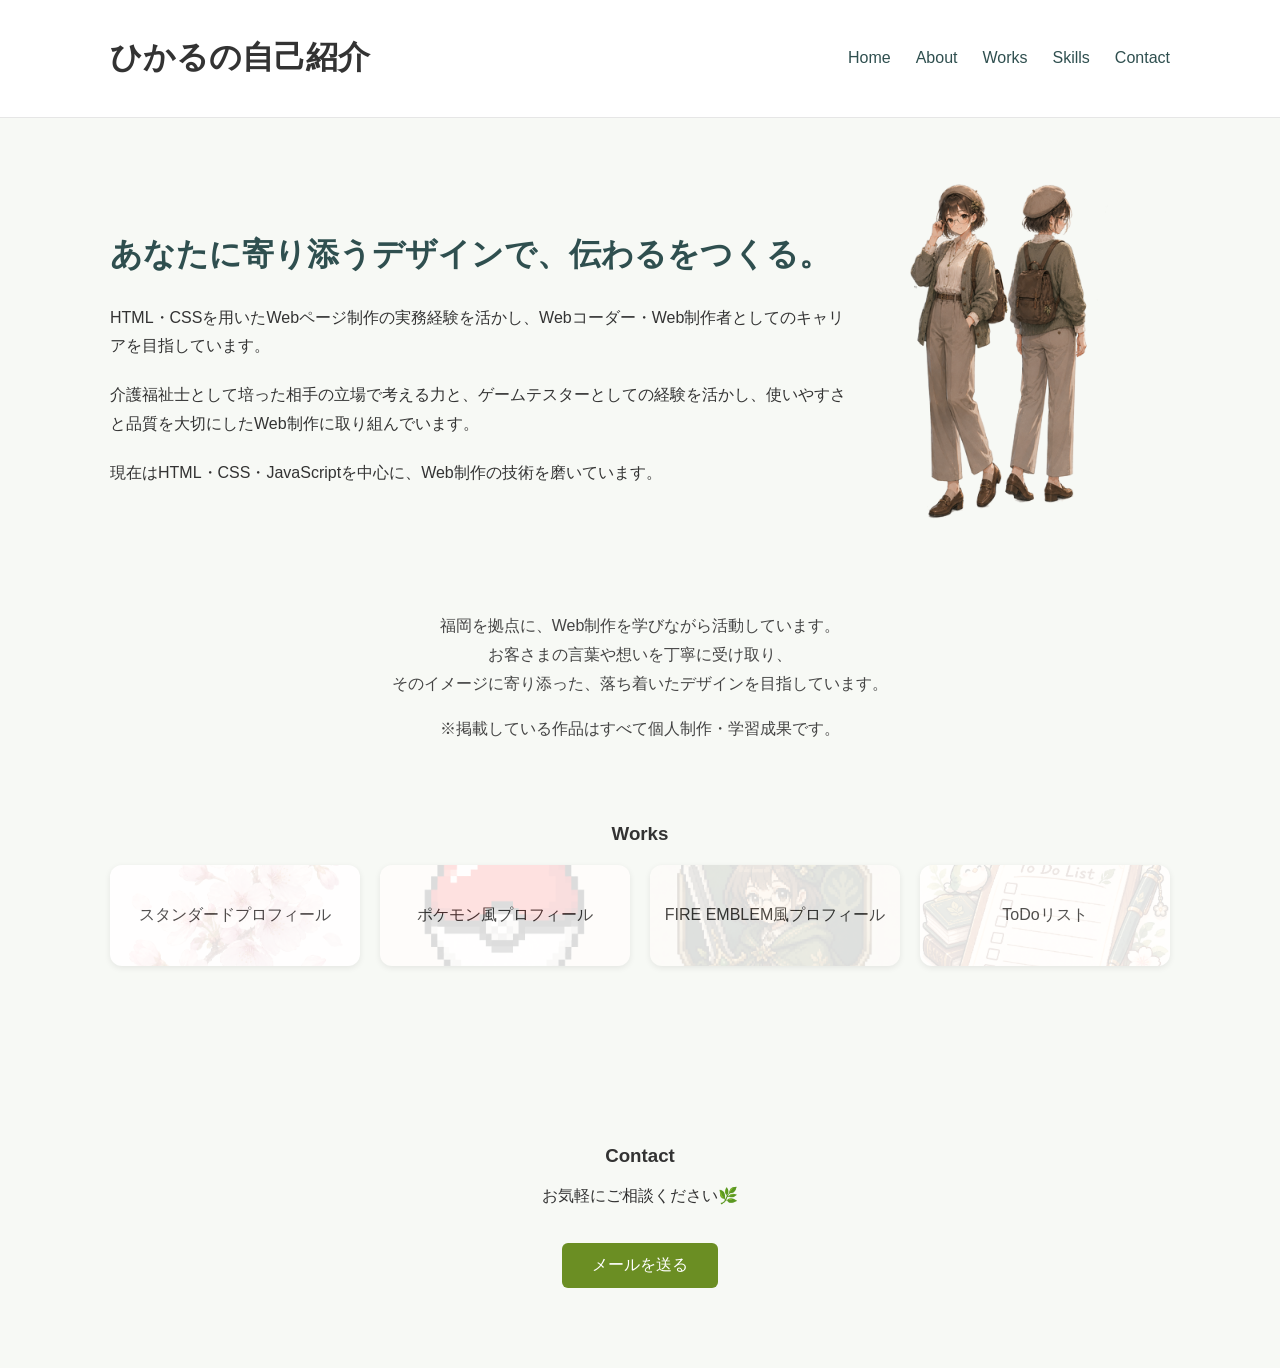
<file: index.html>
<!doctype html>
<html lang="ja">
  <head>
    <meta charset="UTF-8" />
    <meta name="viewport" content="width=device-width, initial-scale=1.0" />
    <title>Hikaru Portfolio</title>
    <link rel="stylesheet" href="style.css" />
  </head>

  <body>
    <!-- ヘッダー -->
    <header class="header">
      <div class="header-inner">
        <h1 class="logo">ひかるの自己紹介</h1>
        <nav class="nav">
          <ul>
            <li><a href="#home">Home</a></li>
            <li><a href="#about">About</a></li>
            <li><a href="#works">Works</a></li>
            <li><a href="#skills">Skills</a></li>
            <li><a href="#contact">Contact</a></li>
          </ul>
        </nav>
      </div>
    </header>

    <!-- ヒーローセクション -->
    <section id="home" class="hero">
      <div class="hero-text">
        <h2>あなたに寄り添うデザインで、伝わるをつくる。</h2>
        <p>
          HTML・CSSを用いたWebページ制作の実務経験を活かし、Webコーダー・Web制作者としてのキャリアを目指しています。
        </p>
        <p>
          介護福祉士として培った相手の立場で考える力と、ゲームテスターとしての経験を活かし、使いやすさと品質を大切にしたWeb制作に取り組んでいます。
        </p>
        <p>
          現在はHTML・CSS・JavaScriptを中心に、Web制作の技術を磨いています。
        </p>
      </div>

      <div class="hero-image">
        <img src="images/casual_pants.png" alt="プロフィール画像" />
      </div>
    </section>

    <section id="about" class="intro">
      <p>
        福岡を拠点に、Web制作を学びながら活動しています。<br />
        お客さまの言葉や想いを丁寧に受け取り、<br />
        そのイメージに寄り添った、落ち着いたデザインを目指しています。
      </p>
      <p class="note">※掲載している作品はすべて個人制作・学習成果です。</p>
    </section>

    <!-- Worksへの導線（カード3つ） -->
    <section id="works" class="works-preview">
      <h3>Works</h3>
      <div class="works-cards">
        <a href="standard.html" class="card standard-bg">
          スタンダードプロフィール
        </a>
        <a href="pokemon.html" class="card pokemon-bg">
          ポケモン風プロフィール
        </a>
        <a href="FE.html" class="card fe-bg"> FIRE EMBLEM風プロフィール </a>
        <a
          href="https://hikaru-swallows.github.io/todo-app/"
          class="card todo-bg"
          target="_blank"
          rel="noopener noreferrer"
        >
          ToDoリスト
        </a>
      </div>
    </section>

    <!-- Contact -->
    <section id="contact" class="contact">
      <h3>Contact</h3>
      <p>お気軽にご相談ください🌿</p>
      <a href="mailto:hikaru.kyusyu@gmail.com" class="contact-btn"
        >メールを送る</a
      >
    </section>
  </body>
</html>
</file>
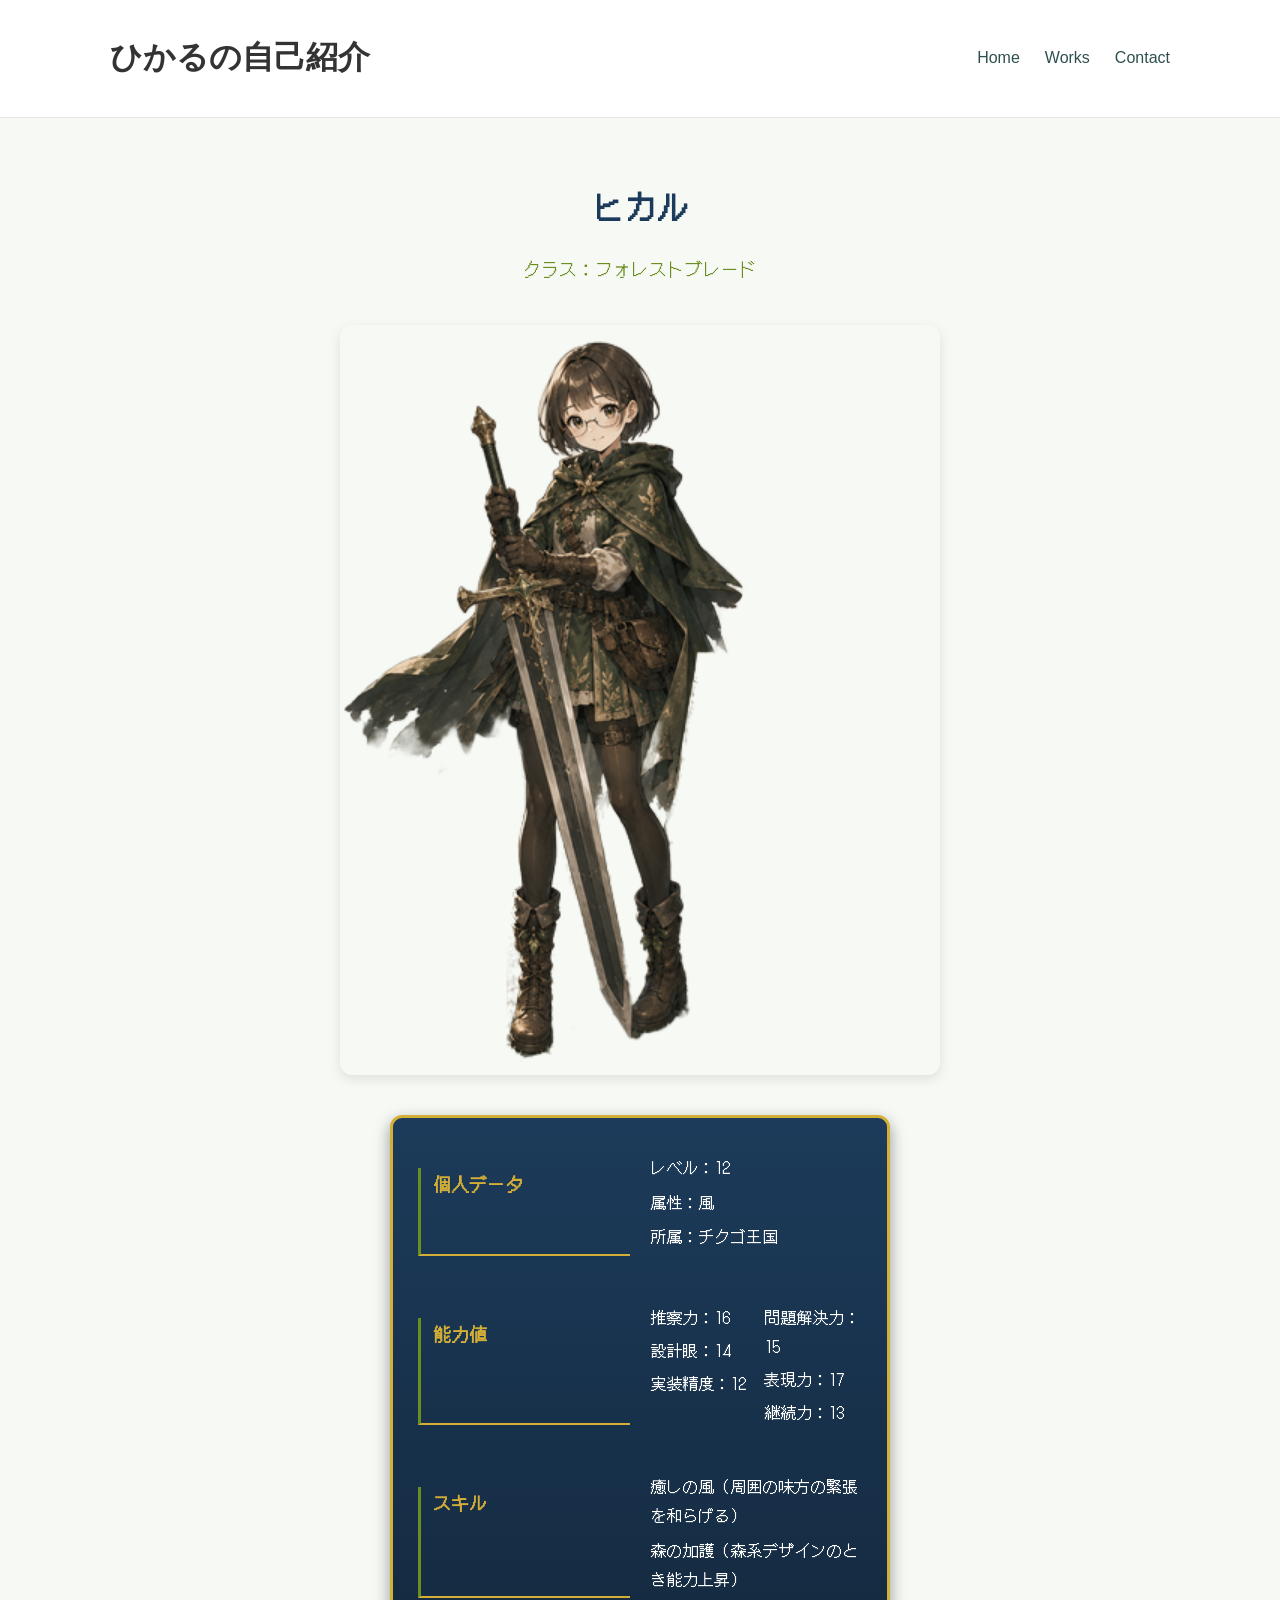
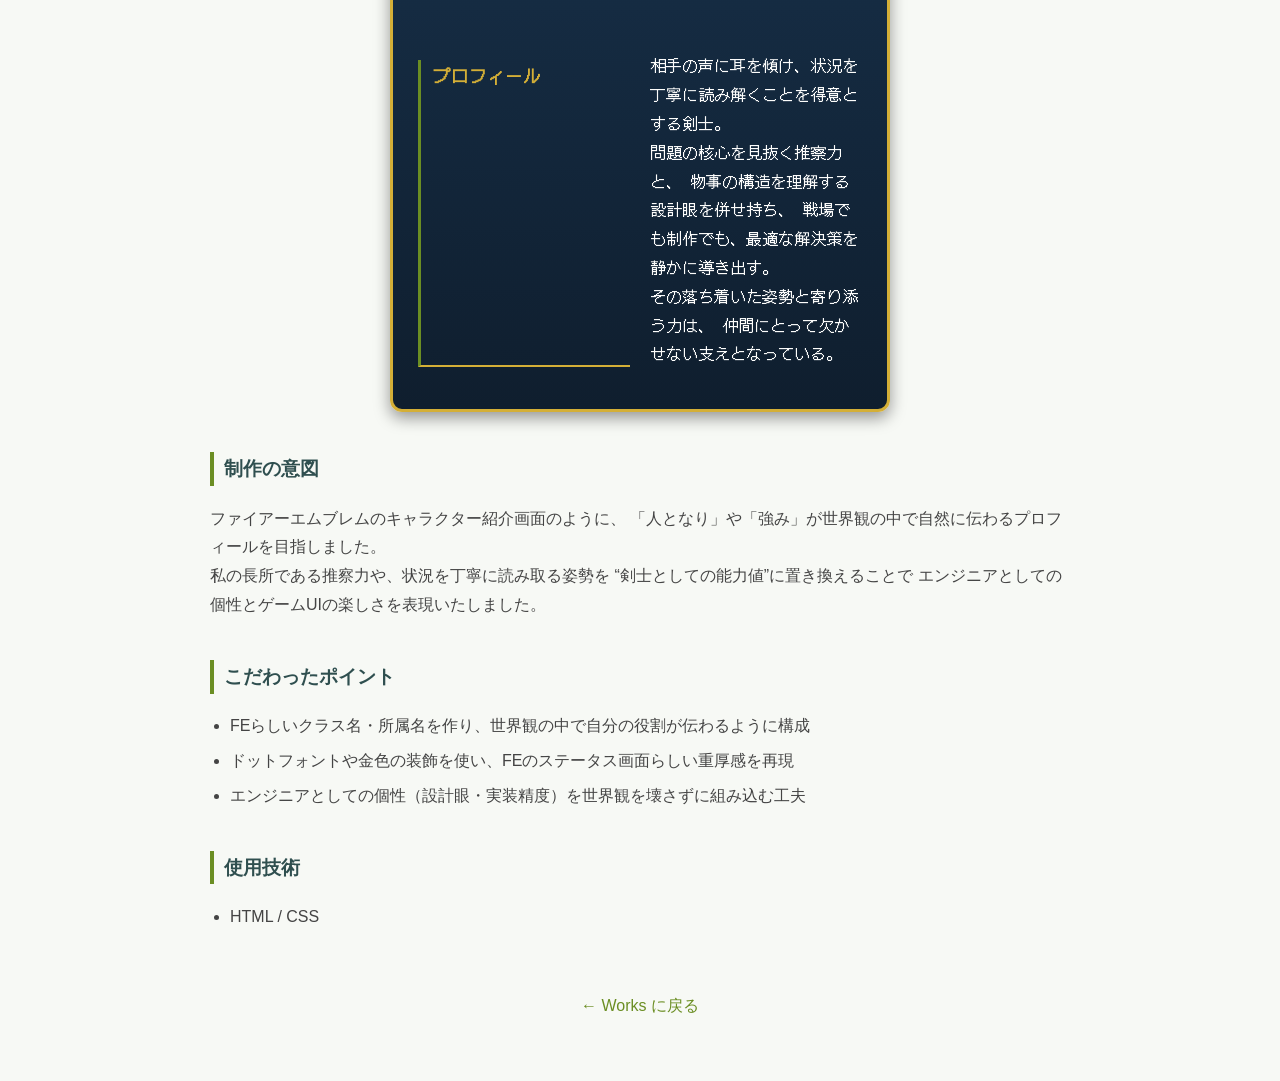
<file: FE.html>
<!DOCTYPE html>
<html lang="ja">
<head>
  <meta charset="UTF-8">
  <meta name="viewport" content="width=device-width, initial-scale=1.0">
  <link href="https://fonts.googleapis.com/css2?family=DotGothic16&display=swap" rel="stylesheet">
  <title>FIRE EMBLEM風プロフィール | Hikaru Portfolio</title>
  <link rel="stylesheet" href="style.css">
</head>

<body>

  <!-- ヘッダー -->
  <header class="header">
    <div class="header-inner">
      <h1 class="logo">ひかるの自己紹介</h1>
      <nav class="nav">
        <ul>
          <li><a href="index.html#home">Home</a></li>
          <li><a href="index.html#works">Works</a></li>
          <li><a href="index.html#contact">Contact</a></li>
        </ul>
      </nav>
    </div>
  </header>

  <!-- メイン -->
  <main class="work-detail">
  <section class="fe-hero fade-in fe-font">
  <h2 class="fe-name">ヒカル</h2>
  <p class="fe-class">クラス：フォレストブレード</p>
  <img src="images/FE_game.png" alt="FE風プロフィール" class="work-image">
</section>

<section class="fe-status fade-in  fe-font">
  <h3>個人データ</h3>
  <ul>
    <li>レベル：12</li>
    <li>属性：風</li>
    <li>所属：チクゴ王国</li>
  </ul>

  <h3>能力値</h3>
  <ul class="fe-stats fe-font">
    <li>推察力：16</li>
    <li>設計眼：14</li>
    <li>実装精度：12</li>
    <li>問題解決力：15</li>
    <li>表現力：17</li>
    <li>継続力：13</li>
  </ul>

  <h3 class="fe-font">スキル</h3>
  <ul class="fe-font">
    <li>癒しの風（周囲の味方の緊張を和らげる）</li>
    <li>森の加護（森系デザインのとき能力上昇）</li>
  </ul>

  <h3 class="fe-font">プロフィール</h3>
  <p>
    相手の声に耳を傾け、状況を丁寧に読み解くことを得意とする剣士。<br>
    問題の核心を見抜く推察力と、
    物事の構造を理解する設計眼を併せ持ち、
    戦場でも制作でも、最適な解決策を静かに導き出す。<br>
    その落ち着いた姿勢と寄り添う力は、
    仲間にとって欠かせない支えとなっている。
  </p>
</section>

    <section class="work-info fade-in">
      <h3>制作の意図</h3>
      <p>
        ファイアーエムブレムのキャラクター紹介画面のように、
        「人となり」や「強み」が世界観の中で自然に伝わるプロフィールを目指しました。<br>
        私の長所である推察力や、状況を丁寧に読み取る姿勢を
        “剣士としての能力値”に置き換えることで
        エンジニアとしての個性とゲームUIの楽しさを表現いたしました。
      </p>

      <h3>こだわったポイント</h3>
      <ul>
        <li>FEらしいクラス名・所属名を作り、世界観の中で自分の役割が伝わるように構成</li>
        <li>ドットフォントや金色の装飾を使い、FEのステータス画面らしい重厚感を再現</li>
        <li>エンジニアとしての個性（設計眼・実装精度）を世界観を壊さずに組み込む工夫</li>
      </ul>

      <h3>使用技術</h3>
      <ul>
        <li>HTML / CSS</li>
      </ul>
    </section>

    <div class="back-btn fade-in">
      <a href="index.html#works">← Works に戻る</a>
    </div>

  </main>

</body>
</html>
</file>
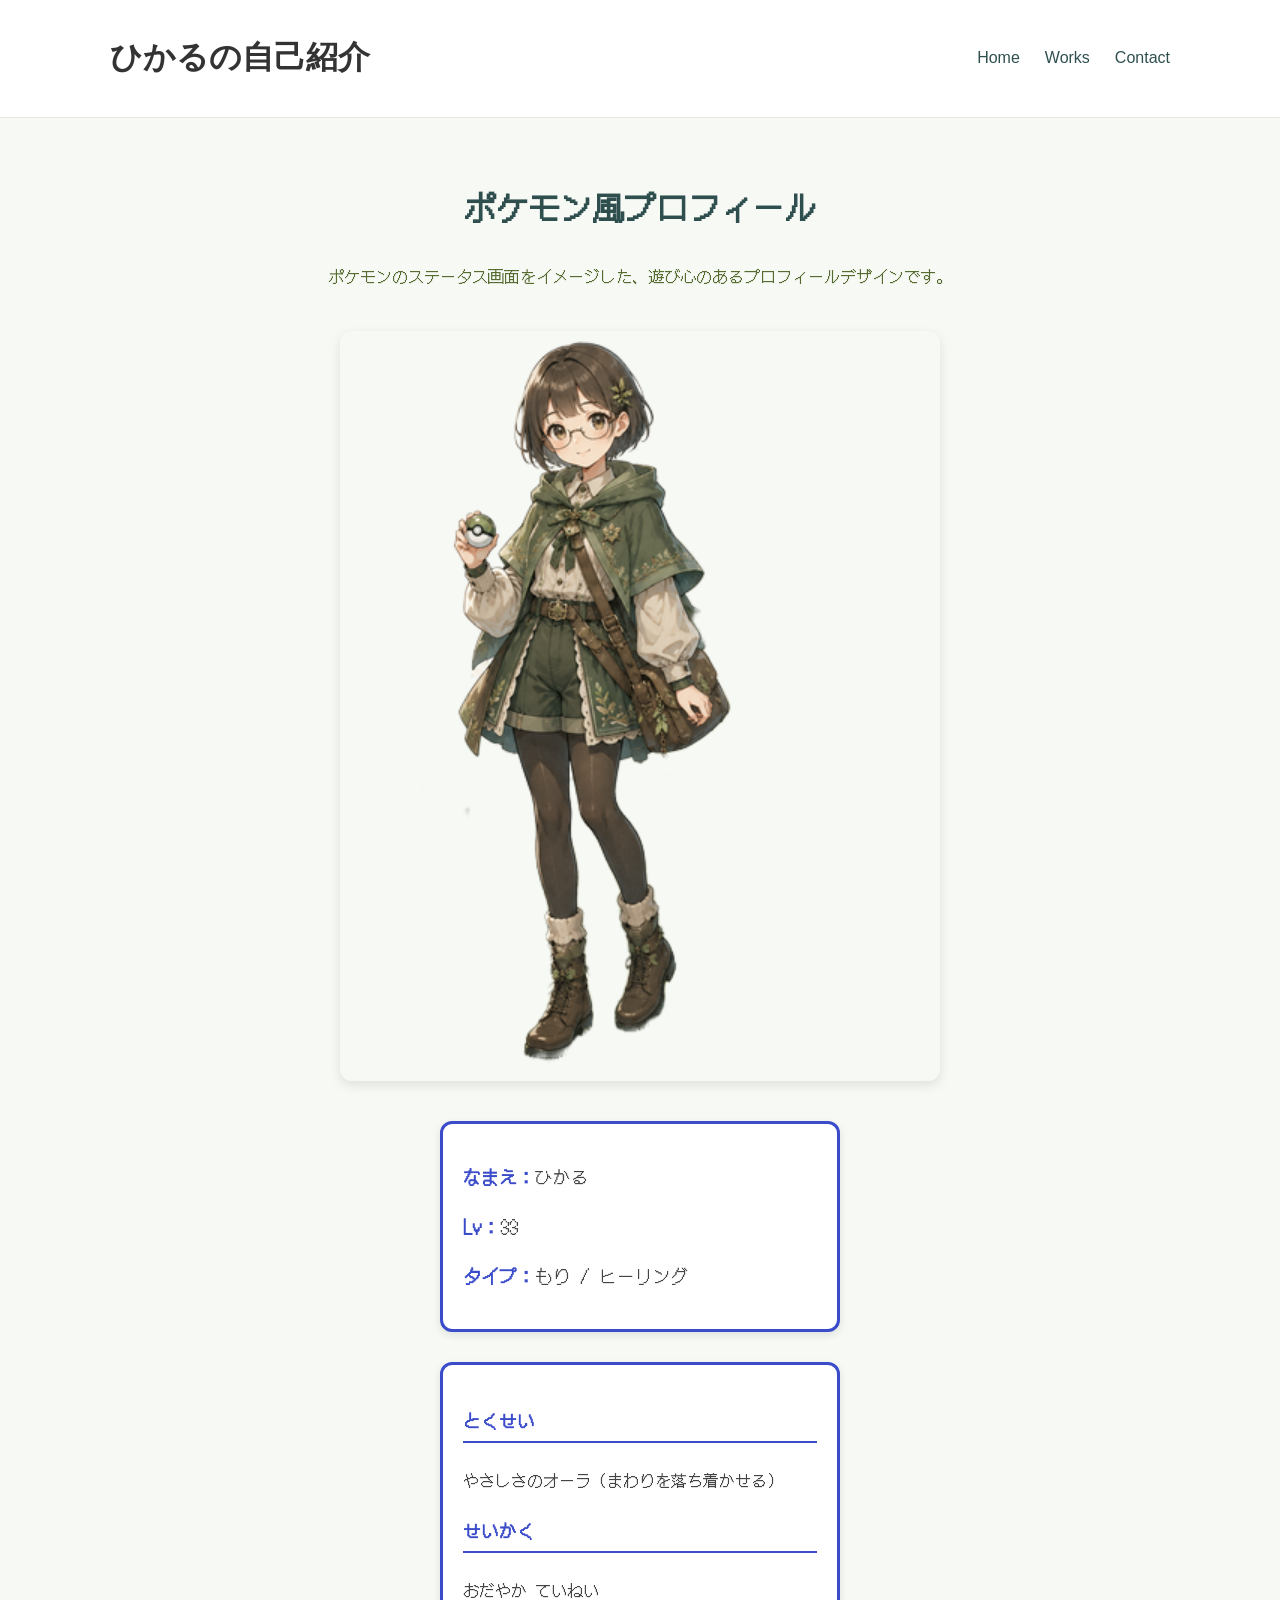
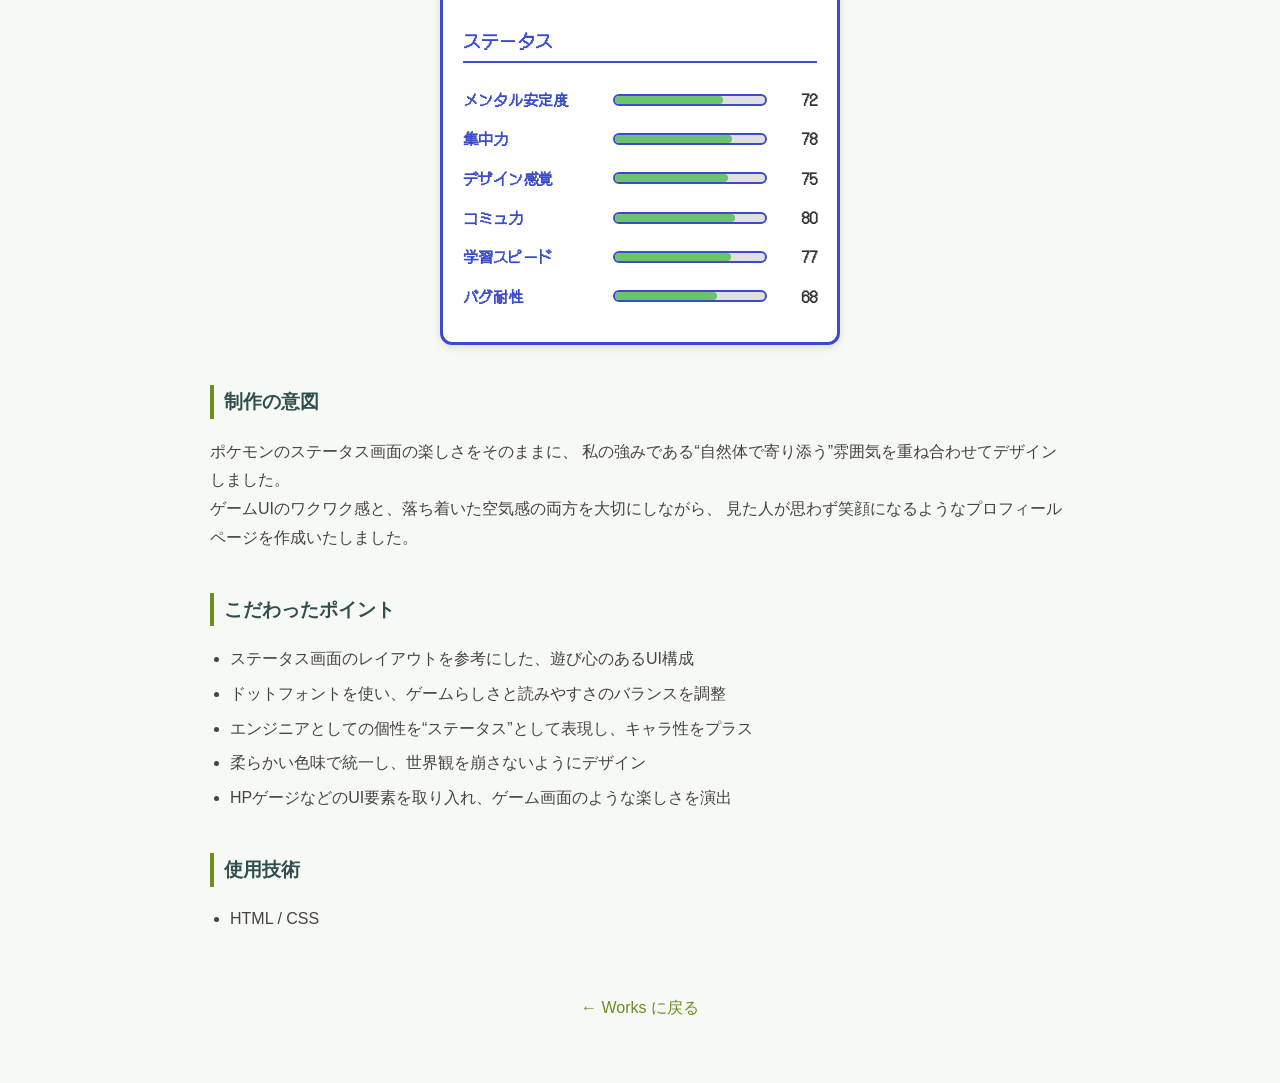
<file: pokemon.html>
<!DOCTYPE html>
<html lang="ja">
<head>
  <meta charset="UTF-8">
  <meta name="viewport" content="width=device-width, initial-scale=1.0">
  <link href="https://fonts.googleapis.com/css2?family=DotGothic16&display=swap" rel="stylesheet">
  <title>ポケモン風プロフィール | Hikaru Portfolio</title>
  <link rel="stylesheet" href="style.css">
</head>

<body>

  <!-- ヘッダー -->
  <header class="header">
    <div class="header-inner">
      <h1 class="logo">ひかるの自己紹介</h1>
      <nav class="nav">
        <ul>
          <li><a href="index.html#home">Home</a></li>
          <li><a href="index.html#works">Works</a></li>
          <li><a href="index.html#contact">Contact</a></li>
        </ul>
      </nav>
    </div>
  </header>

  <!-- メイン -->
  <main class="work-detail">

    <section class="work-hero fade-in">
      <h2 class="dot-font">ポケモン風プロフィール</h2>
      <p class="sub dot-font">ポケモンのステータス画面をイメージした、遊び心のあるプロフィールデザインです。</p>

      <!-- 作品画像 -->
      <img src="images/pokemon_game.png" alt="ポケモン風プロフィール" class="work-image">
    </section>

   <div class="poke-status fade-in">
     <p class="dot-font"><span class="label">なまえ：</span>ひかる</p>
     <p class="dot-font"><span class="label">Lv：</span>33</p>
     <p class="dot-font"><span class="label">タイプ：</span>もり / ヒーリング</p>
   </div>

   <div class="poke-detail fade-in">
    <h4 class="dot-font">とくせい</h4>
     <p class="dot-font">やさしさのオーラ（まわりを落ち着かせる）</p>

    <h4 class="dot-font">せいかく</h4>
      <p class="dot-font">おだやか ていねい</p>

    <h4 class="dot-font">ステータス</h4>
        <div class="status-bar dot-font">
          <span class="label">メンタル安定度</span>
            <div class="bar">
            <div class="fill" style="width: 72%;"></div>
        </div>
          <span class="value">72</span>
        </div>
            <div class="status-bar dot-font">
          <span class="label">集中力</span>
            <div class="bar">
            <div class="fill" style="width: 78%;"></div>
        </div>
          <span class="value">78</span>
        </div>
            <div class="status-bar dot-font">
          <span class="label">デザイン感覚</span>
            <div class="bar">
            <div class="fill" style="width: 75%;"></div>
        </div>
          <span class="value">75</span>
        </div>
            <div class="status-bar dot-font">
          <span class="label">コミュ力</span>
            <div class="bar">
            <div class="fill" style="width: 80%;"></div>
        </div>
          <span class="value">80</span>
        </div>
            <div class="status-bar dot-font">
          <span class="label">学習スピード</span>
            <div class="bar">
            <div class="fill" style="width: 77%;"></div>
        </div>
          <span class="value">77</span>
        </div>
            <div class="status-bar dot-font">
          <span class="label">バグ耐性</span>
            <div class="bar">
            <div class="fill" style="width: 68%;"></div>
        </div>
          <span class="value">68</span>
        </div>
    </div>

    <section class="work-info fade-in">
      <h3>制作の意図</h3>
      <p>
        ポケモンのステータス画面の楽しさをそのままに、
        私の強みである“自然体で寄り添う”雰囲気を重ね合わせてデザインしました。<br>
        ゲームUIのワクワク感と、落ち着いた空気感の両方を大切にしながら、
        見た人が思わず笑顔になるようなプロフィールページを作成いたしました。
      </p>

      <h3>こだわったポイント</h3>
      <ul>
        <li>ステータス画面のレイアウトを参考にした、遊び心のあるUI構成</li>
        <li>ドットフォントを使い、ゲームらしさと読みやすさのバランスを調整</li>
        <li>エンジニアとしての個性を“ステータス”として表現し、キャラ性をプラス</li>
        <li>柔らかい色味で統一し、世界観を崩さないようにデザイン</li>
        <li>HPゲージなどのUI要素を取り入れ、ゲーム画面のような楽しさを演出</li>
      </ul>

      <h3>使用技術</h3>
      <ul>
        <li>HTML / CSS</li>
      </ul>
    </section>

    <div class="back-btn fade-in">
      <a href="index.html#works">← Works に戻る</a>
    </div>

  </main>

</body>
</html>
</file>
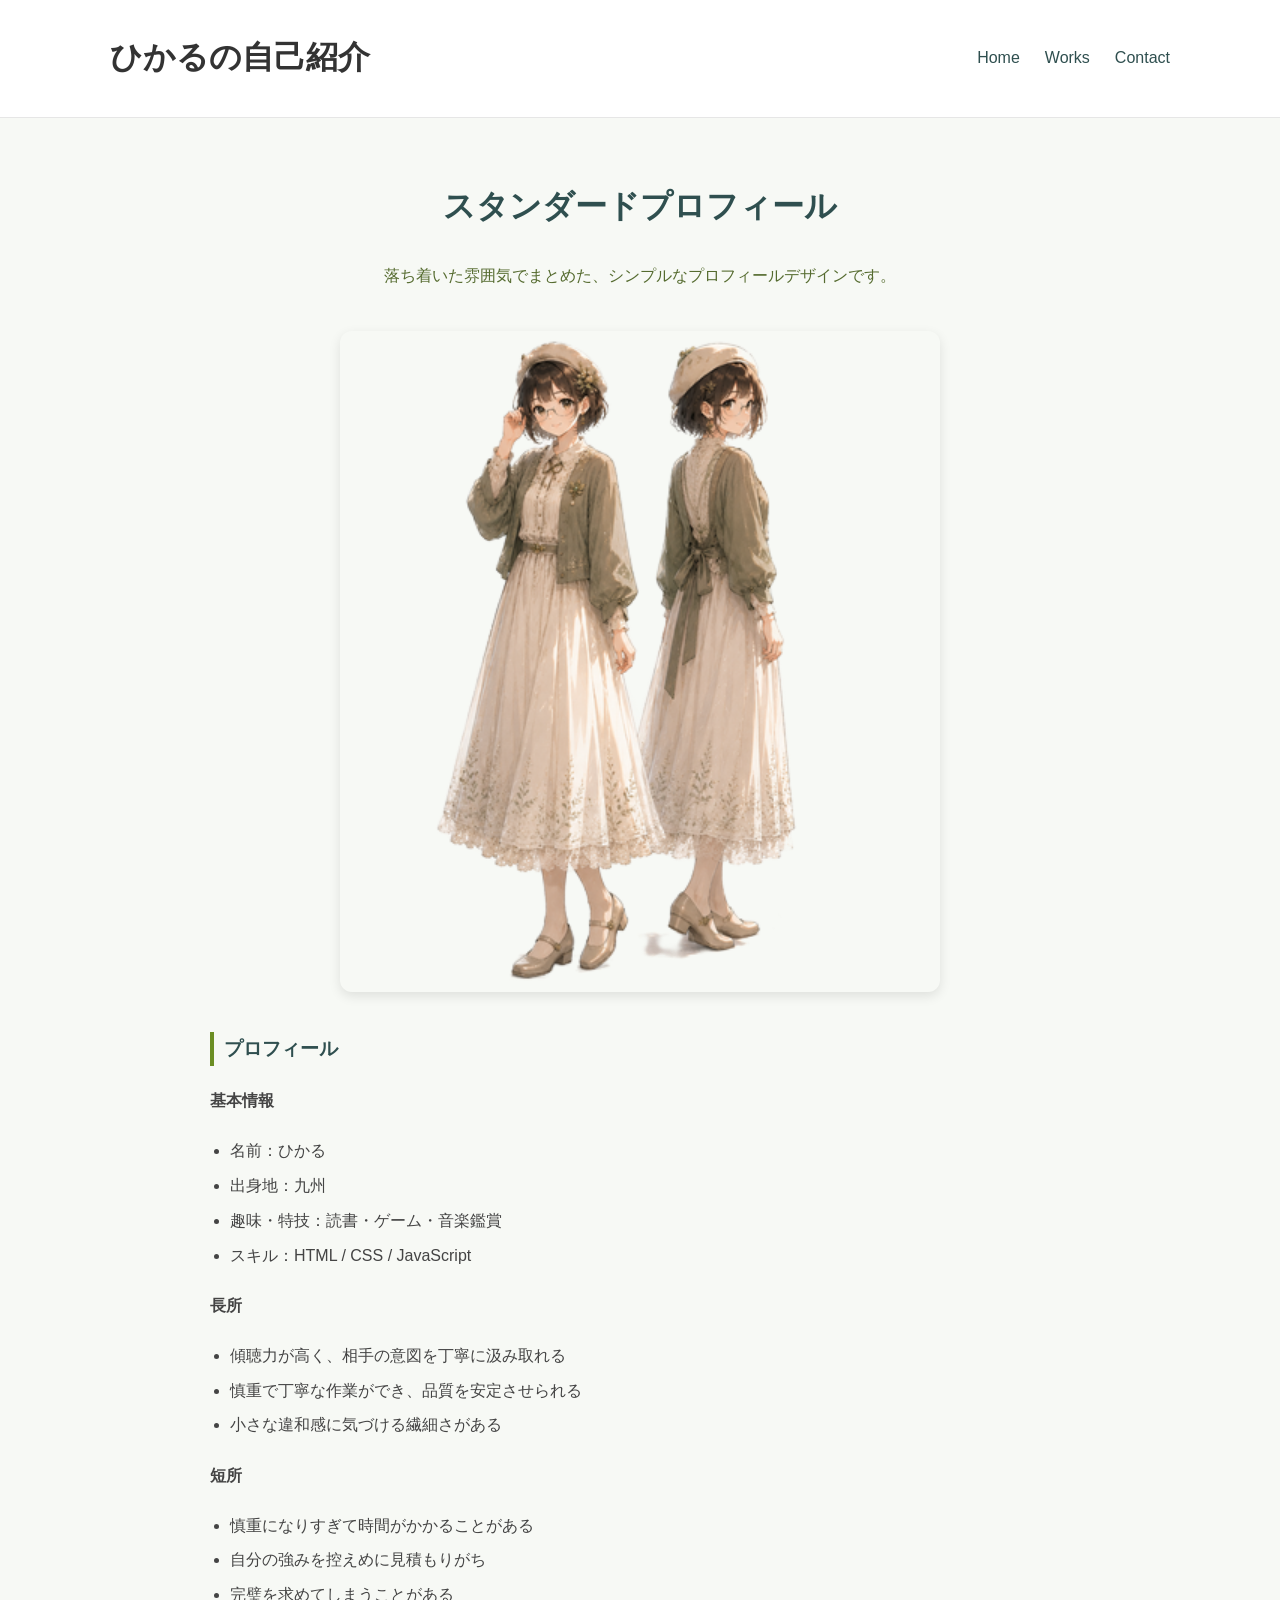
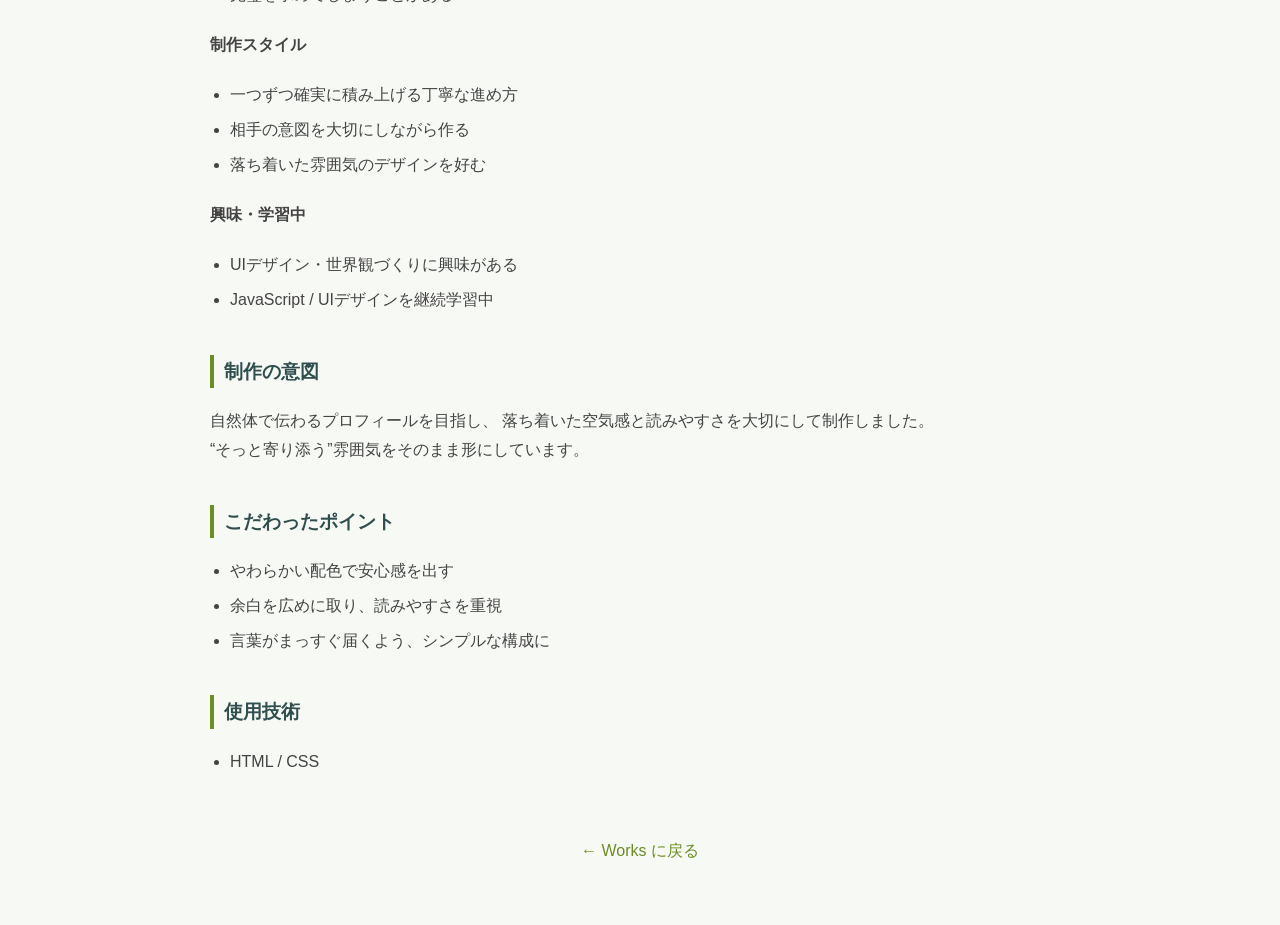
<file: standard.html>
<!DOCTYPE html>
<html lang="ja">
<head>
  <meta charset="UTF-8">
  <meta name="viewport" content="width=device-width, initial-scale=1.0">
  <title>スタンダードプロフィール | Hikaru Portfolio</title>
  <link rel="stylesheet" href="style.css">
</head>

<body>

  <!-- ヘッダー -->
  <header class="header">
    <div class="header-inner">
      <h1 class="logo">ひかるの自己紹介</h1>
      <nav class="nav">
        <ul>
          <li><a href="index.html#home">Home</a></li>
          <li><a href="index.html#works">Works</a></li>
          <li><a href="index.html#contact">Contact</a></li>
        </ul>
      </nav>
    </div>
  </header>

  <!-- メイン -->
  <main class="work-detail">

    <section class="work-hero fade-in">
      <h2>スタンダードプロフィール</h2>
      <p class="sub">落ち着いた雰囲気でまとめた、シンプルなプロフィールデザインです。<p>

      <img src="images/casual_skirt.png" alt="スタンダードプロフィール" class="work-image">
    </section>

    <section class="work-info">

<h3>プロフィール</h3>

<h4>基本情報</h4>
<ul>
  <li>名前：ひかる</li>
  <li>出身地：九州</li>
  <li>趣味・特技：読書・ゲーム・音楽鑑賞</li>
  <li>スキル：HTML / CSS / JavaScript</li>
</ul>

<h4>長所</h4>
<ul>
  <li>傾聴力が高く、相手の意図を丁寧に汲み取れる</li>
  <li>慎重で丁寧な作業ができ、品質を安定させられる</li>
  <li>小さな違和感に気づける繊細さがある</li>
</ul>

<h4>短所</h4>
<ul>
  <li>慎重になりすぎて時間がかかることがある</li>
  <li>自分の強みを控えめに見積もりがち</li>
  <li>完璧を求めてしまうことがある</li>
</ul>

<h4>制作スタイル</h4>
<ul>
  <li>一つずつ確実に積み上げる丁寧な進め方</li>
  <li>相手の意図を大切にしながら作る</li>
  <li>落ち着いた雰囲気のデザインを好む</li>
</ul>

<h4>興味・学習中</h4>
<ul>
  <li>UIデザイン・世界観づくりに興味がある</li>
  <li>JavaScript / UIデザインを継続学習中</li>
</ul>


    <section class="work-info">
      <h3>制作の意図</h3>
      <p>
        自然体で伝わるプロフィールを目指し、
        落ち着いた空気感と読みやすさを大切にして制作しました。<br>
        “そっと寄り添う”雰囲気をそのまま形にしています。
      </p>

      <h3>こだわったポイント</h3>
      <ul>
        <li>やわらかい配色で安心感を出す</li>
        <li>余白を広めに取り、読みやすさを重視</li>
        <li>言葉がまっすぐ届くよう、シンプルな構成に</li>
      </ul>

      <h3>使用技術</h3>
      <ul>
        <li>HTML / CSS</li>
      </ul>
    </section>

    <div class="back-btn">
      <a href="index.html#works">← Works に戻る</a>
    </div>

  </main>

</body>
</html>
</file>
<file: style.css>
*,
*::before,
*::after {
  box-sizing: border-box;
}

/* 全体 */
body {
  margin: 0;
  font-family: "Noto Sans JP", sans-serif;
  color: #333;
  background: #f7f9f5; /* 淡いミント寄りの白 */
}

.fade-in {
  opacity: 0;
  transform: translateY(20px);
  animation: fadeIn 1s ease-out forwards;
}

@keyframes fadeIn {
  to {
    opacity: 1;
    transform: translateY(0);
  }
}

/* ヘッダー */
.header {
  background: #ffffff;
  border-bottom: 1px solid #e6e6e6;
}

.header-inner {
  max-width: 1100px;
  margin: 0 auto;
  padding: 15px 20px;
  display: flex;
  justify-content: space-between;
  align-items: center;
}

.nav ul {
  display: flex;
  gap: 25px;
  list-style: none;
}

.nav a {
  text-decoration: none;
  color: #2f4f4f; /* 深い緑 */
  font-weight: 500;
}

.nav a:hover {
  color: #6b8e23; /* オリーブ */
}

html {
  scroll-behavior: smooth;
}

/* ヒーローセクション */
.hero {
  max-width: 1100px;
  margin: 60px auto;
  padding: 0 20px;
  display: flex;
  align-items: center;
  justify-content: space-between;
}

.hero-text h2 {
  font-size: 2rem;
  color: #2f4f4f;
}

.hero-text p {
  line-height: 1.8;
  margin-top: 20px;
}

.hero-image img {
  width: 320px;
  border-radius: 12px;
}

/* About導線 */
.intro {
  text-align: center;
  margin: 80px 0;
  line-height: 1.8;
  color: #444;
}

/* Worksカード */
.works-preview {
  max-width: 1100px;
  margin: 0 auto 80px;
  padding: 0 20px;
}

.works-cards {
  display: grid;
  grid-template-columns: repeat(4, 1fr);
  gap: 20px;
  margin-top: 20px;
}

.card {
  display: flex;
  justify-content: center;
  align-items: center;
  white-space: nowrap;
  background: #ffffff;
  padding: 40px 20px;
  border-radius: 12px;
  text-align: center;
  color: #333;
  box-shadow: 0 2px 6px rgba(0, 0, 0, 0.08);
  position: relative;
  overflow: hidden;
  text-decoration: none;
}

/* 背景画像を薄く敷く */
.card::before {
  content: "";
  position: absolute;
  inset: 0;
  background-size: cover;
  background-position: center;
  opacity: 0.15; /* ← 薄さ調整 */
  pointer-events: none;
}

/* 作品ごとに背景を変える */
.standard-bg::before {
  background-image: url("images/standard_icon.png");
}

.pokemon-bg::before {
  background-image: url("images/pokemon_icon.png");
}

.fe-bg::before {
  background-image: url("images/FE_icon.png");
}

.todo-bg::before {
  background-image: url("images/todolist_icon.png");
}

.works-preview h3 {
  text-align: center;
}

/* Skills */
.skills-preview {
  max-width: 1100px;
  margin: 0 auto 80px;
  padding: 0 20px;
}

.skills-list {
  display: flex;
  gap: 20px;
  list-style: none;
  margin-top: 20px;
  justify-content: center;
}

.skills-preview h3 {
  text-align: center;
}

/* Contact */
.contact {
  text-align: center;
  padding: 80px 20px;
}

.contact-btn {
  display: inline-block;
  margin-top: 20px;
  padding: 12px 30px;
  background: #6b8e23;
  color: #fff;
  border-radius: 6px;
  text-decoration: none;
}

/* standard.html */
/* 作品ページ全体 */
.work-detail {
  max-width: 900px;
  margin: 60px auto;
  padding: 0 20px;
  line-height: 1.8;
  color: #444;
}

/* タイトル部分 */
.work-hero h2 {
  text-align: center;
  font-size: 2rem;
  color: #2f4f4f;
}

.work-hero .sub {
  text-align: center;
  margin-top: 10px;
  color: #556b2f;
  font-size: 1rem;
}

/* 作品画像 */
.work-image {
  display: block;
  width: 100%;
  max-width: 600px;
  margin: 40px auto;
  border-radius: 12px;
  box-shadow: 0 4px 12px rgba(0, 0, 0, 0.1);
}

/* セクション見出し */
.work-info h3 {
  margin-top: 40px;
  color: #2f4f4f;
  border-left: 4px solid #6b8e23;
  padding-left: 10px;
}

/* リスト */
.work-info ul {
  margin-top: 10px;
  padding-left: 20px;
}

.work-info li {
  margin-bottom: 6px;
}

/* 戻るボタン */
.back-btn {
  text-align: center;
  margin-top: 60px;
}

.back-btn a {
  color: #6b8e23;
  text-decoration: none;
  font-weight: 500;
}

.back-btn a:hover {
  text-decoration: underline;
}

/* pokemon.html */
.poke-status {
  max-width: 400px;
  margin: 30px auto;
  padding: 20px;
  background: #ffffff;
  border: 3px solid #3b4cca; /* ポケモンの青 */
  border-radius: 12px;
  box-shadow: 0 3px 8px rgba(0, 0, 0, 0.1);
  font-size: 1.1rem;
  line-height: 1.8;
}

.poke-status .label {
  font-weight: bold;
  color: #3b4cca;
}

/* とくせい・せいかく・ステータス */
.poke-detail {
  max-width: 400px;
  margin: 30px auto;
  padding: 20px;
  background: #ffffff;
  border: 3px solid #3b4cca;
  border-radius: 12px;
  box-shadow: 0 3px 8px rgba(0, 0, 0, 0.1);
}

.poke-detail h4 {
  margin-top: 20px;
  color: #3b4cca;
  font-size: 1.1rem;
  border-bottom: 2px solid #3b4cca;
  padding-bottom: 4px;
}

.status-list {
  list-style: none;
  padding-left: 0;
  margin-top: 10px;
}

.status-list li {
  margin-bottom: 6px;
  font-size: 1rem;
}

.dot-font {
  font-family: "DotGothic16", sans-serif;
}

/* ステータスバー全体 */
.status-bar {
  display: flex;
  align-items: center;
  margin-bottom: 12px;
  font-size: 0.95rem;
}

/* 左のラベル（HPなど） */
.status-bar .label {
  width: 140px;
  font-weight: bold;
  color: #3b4cca; /* ポケモン青 */
}

/* ゲージの枠 */
.status-bar .bar {
  flex: 1;
  height: 12px;
  background: #e0e0e0;
  border: 2px solid #3b4cca;
  border-radius: 6px;
  margin: 0 10px;
  overflow: hidden;
}

/* ゲージの中身（HP量） */
.status-bar .fill {
  height: 100%;
  background: #6bc46b; /* HPっぽい緑 */
  border-radius: 4px;
}

/* 右の数値 */
.status-bar .value {
  width: 40px;
  text-align: right;
  font-weight: bold;
  color: #333;
}

/* FE.html */
.fe-font {
  font-family: "DotGothic16", sans-serif;
}
/* FE風タイトル部分 */
.fe-hero {
  text-align: center;
  margin-bottom: 40px;
}

.fe-name {
  font-size: 2rem;
  color: #1c3b5a; /* 蒼炎の深い青 */
  margin-bottom: 5px;
}

.fe-class {
  color: #6b8e23; /* 森のアクセント */
  font-size: 1.1rem;
}

/* FE風ステータス枠 */
.fe-status {
  max-width: 500px;
  margin: 0 auto;
  padding: 20px 23px;
  background: #fdfdfc;
  border: 3px solid #1c3b5a;
  border-radius: 12px;
  box-shadow: 0 4px 12px rgba(0, 0, 0, 0.15);
}

.fe-status h3 {
  margin-top: 25px;
  color: #1c3b5a;
  border-left: 3px solid #6b8e23;
  padding-left: 12px;
}

.fe-status ul {
  margin-top: 10px;
  padding-left: 20px;
}

.fe-status li {
  margin-bottom: 6px;
}

/* 能力値リスト（FEっぽく2列） */
.fe-stats {
  columns: 2;
}

/* 背景と枠の質感 */
.fe-status {
  background: linear-gradient(180deg, #1c3b5a 0%, #0f1e2e 100%);
  color: #fdfdfc;
  border: 3px solid #d4af37; /* 金縁 */
  border-radius: 12px;
  box-shadow: 0 6px 16px rgba(0, 0, 0, 0.4);
  padding: 25px;
}

/* 左右分割レイアウト */
.fe-status {
  display: grid;
  grid-template-columns: 1fr 1fr;
  gap: 20px;
}

/* 見出し */
.fe-status h3 {
  color: #d4af37;
  font-size: 1.1rem;
  border-bottom: 2px solid #d4af37;
  padding-bottom: 4px;
}

/* 能力値リスト */
.fe-stats li {
  margin-bottom: 4px;
}

/* スキル欄 */
.fe-status ul {
  list-style: none;
  padding-left: 0;
}

@media print {
  * {
    -webkit-print-color-adjust: exact;
    print-color-adjust: exact;
  }
}

/* タブレット対応 */
@media screen and (max-width: 900px) {
  .works-cards {
    grid-template-columns: repeat(2, 1fr);
  }
}

/* スマートフォン対応 */
@media screen and (max-width: 480px) {
  .works-cards {
    grid-template-columns: 1fr;
  }
}
</file>
